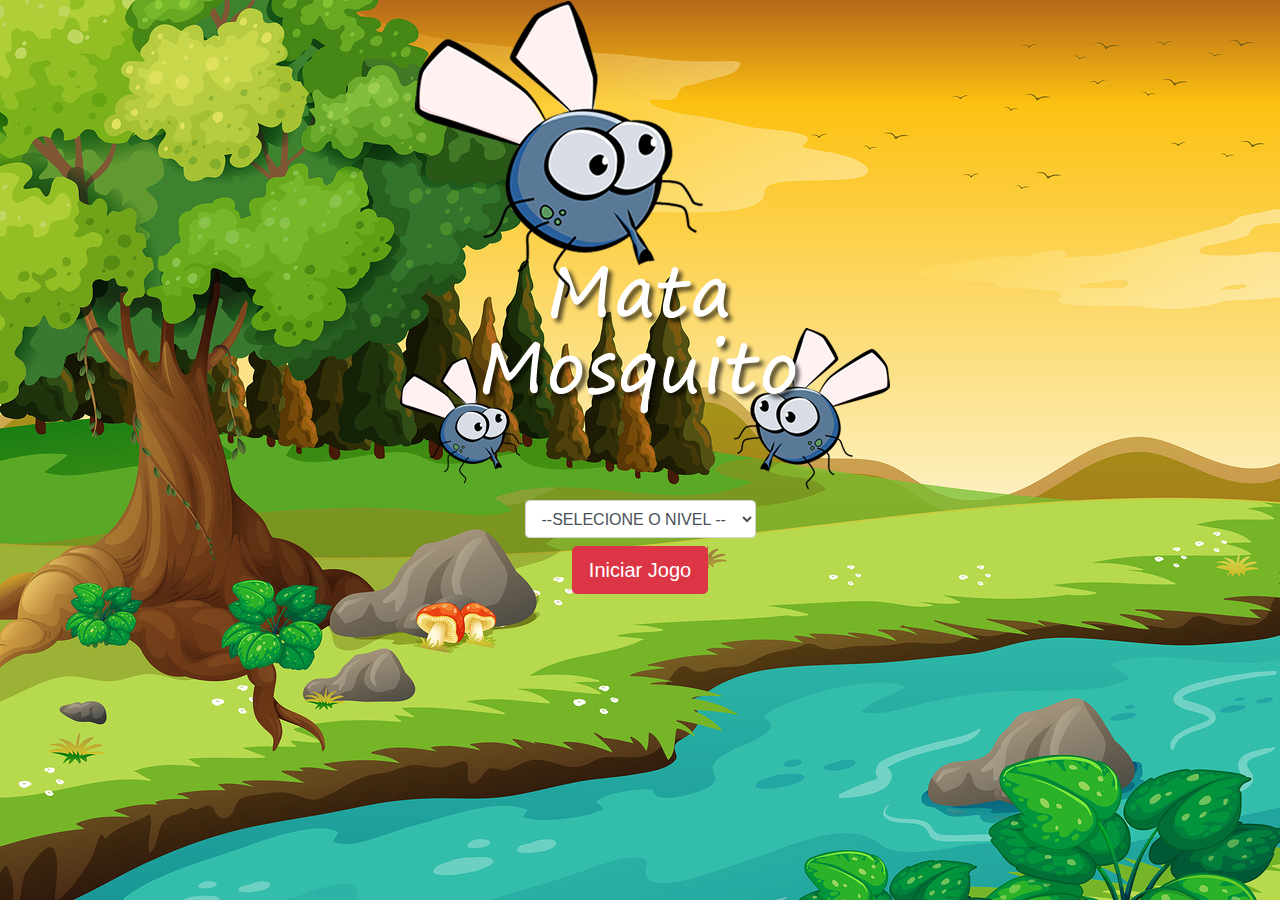
<file: app2/index.html>
<!DOCTYPE html>
<html lang="en">
<head>
    <meta charset="UTF-8">
    <meta http-equiv="X-UA-Compatible" content="IE=edge">
    <meta name="viewport" content="width=device-width, initial-scale=1.0">
    <title>Mata Mosquito</title>

    <script src="jogo.js"></script>
    <link rel="stylesheet" href="https://maxcdn.bootstrapcdn.com/bootstrap/4.0.0/css/bootstrap.min.css" integrity="sha384-Gn5384xqQ1aoWXA+058RXPxPg6fy4IWvTNh0E263XmFcJlSAwiGgFAW/dAiS6JXm" crossorigin="anonymous">
    <link rel="stylesheet" href="style.css">
    <script>
        function iniciarJogo(){
            var nivel = document.getElementById("nivel").value
            if (nivel === '') {
                alert("Selecione um nível para iniciar o jogo")
                return false
            }

            window.location.href = "app.html?" + nivel
        }
    </script>
</head>

<body >
    <div class="container">
        <div class="row">
            <div class="col">
                <div class="d-flex justify-content-center">
                    <img src="images/game.png" alt="" srcset="">
                </div>
            </div>
        </div>
        
        <div class="row">
            <div class="col">
                <div class="d-flex justify-content-center">
                    <div class="mb-2">
                        <select name="" class="form-control" id="nivel">
                            <option value="">--SELECIONE O NIVEL -- </option>
                            <option value="facil">FACIL</option>
                            <option value="normal">MÉDIO</option>
                            <option value="dificil">DIFICIL</option>
                        </select>
                    </div>
                    
                </div>
            </div>
        </div>

        <div class="row">
            <div class="col">
                <div class="d-flex justify-content-center">
                    <button type="button" class="btn btn-danger btn-lg" onclick="iniciarJogo()">Iniciar Jogo</button>
                </div>
            </div>
        </div>
    </div>    
</body>
</html>
</file>
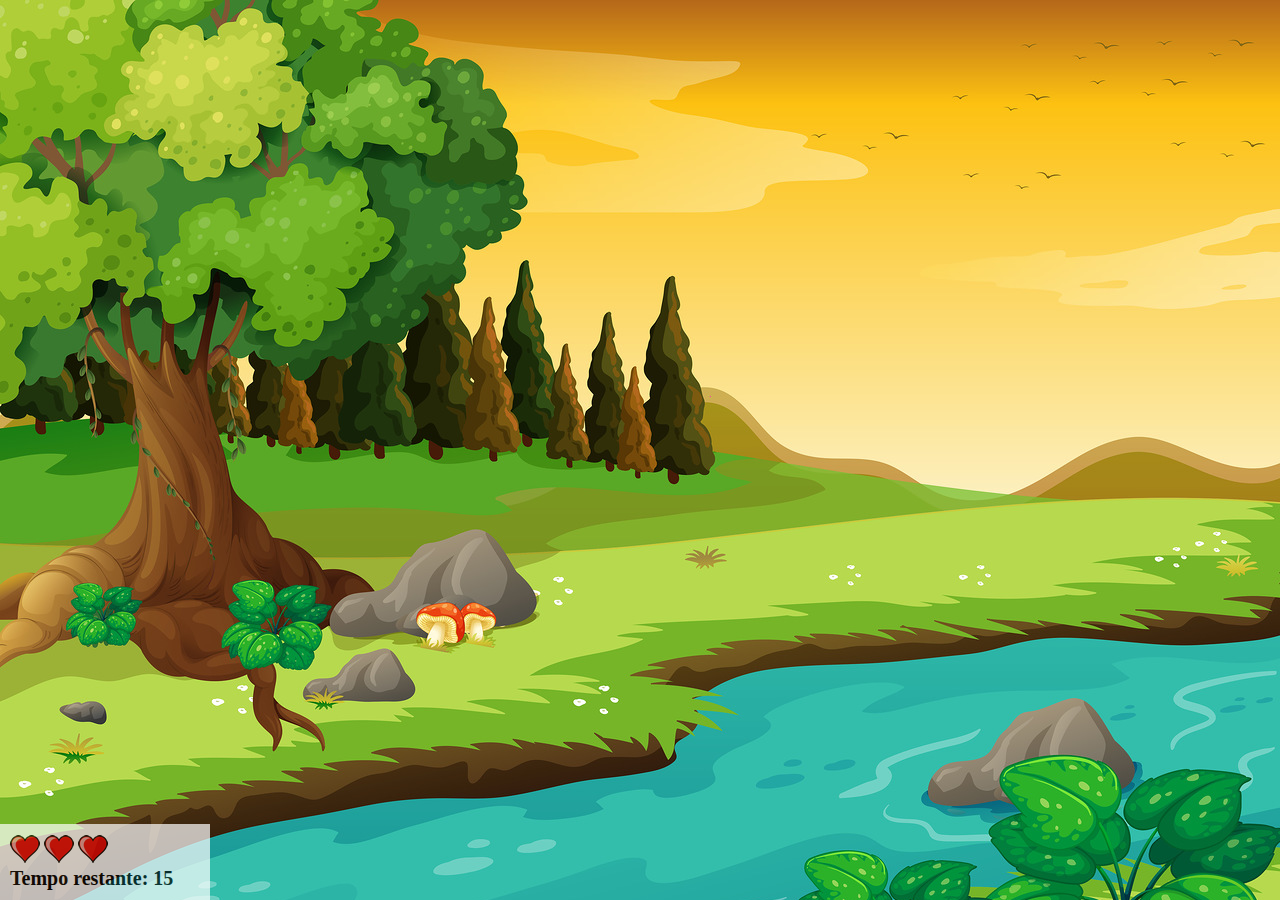
<file: app2/app.html>
<!DOCTYPE html>
<html lang="en">
<head>
    <meta charset="UTF-8">
    <meta http-equiv="X-UA-Compatible" content="IE=edge">
    <meta name="viewport" content="width=device-width, initial-scale=1.0">
    <title>JOGO | Mata Mosquito</title>
    <script src="jogo.js"></script>
    <link rel="stylesheet" href="style.css">
</head>

<body onresize="ajustaTamanhoPalcoJogo()">
    <div class="painel">
        <div class="vida">
            <img id="v1" src="images/coracao_cheio.png" alt="" srcset="">
            <img id="v2" src="images/coracao_cheio.png" alt="" srcset="">
            <img id="v3" src="images/coracao_cheio.png" alt="" srcset="">
        </div>
        
        <div class="cronometro">
            Tempo restante: <span id="cronometro"></span>
        </div>
    </div>
    <script>
        document.getElementById('cronometro').innerHTML = tempo

        var criaMosquito = setInterval(() => {
            posicaoRandomica()
        }, criaMosquitoTempo);
    </script>
</body>
</html>
</file>
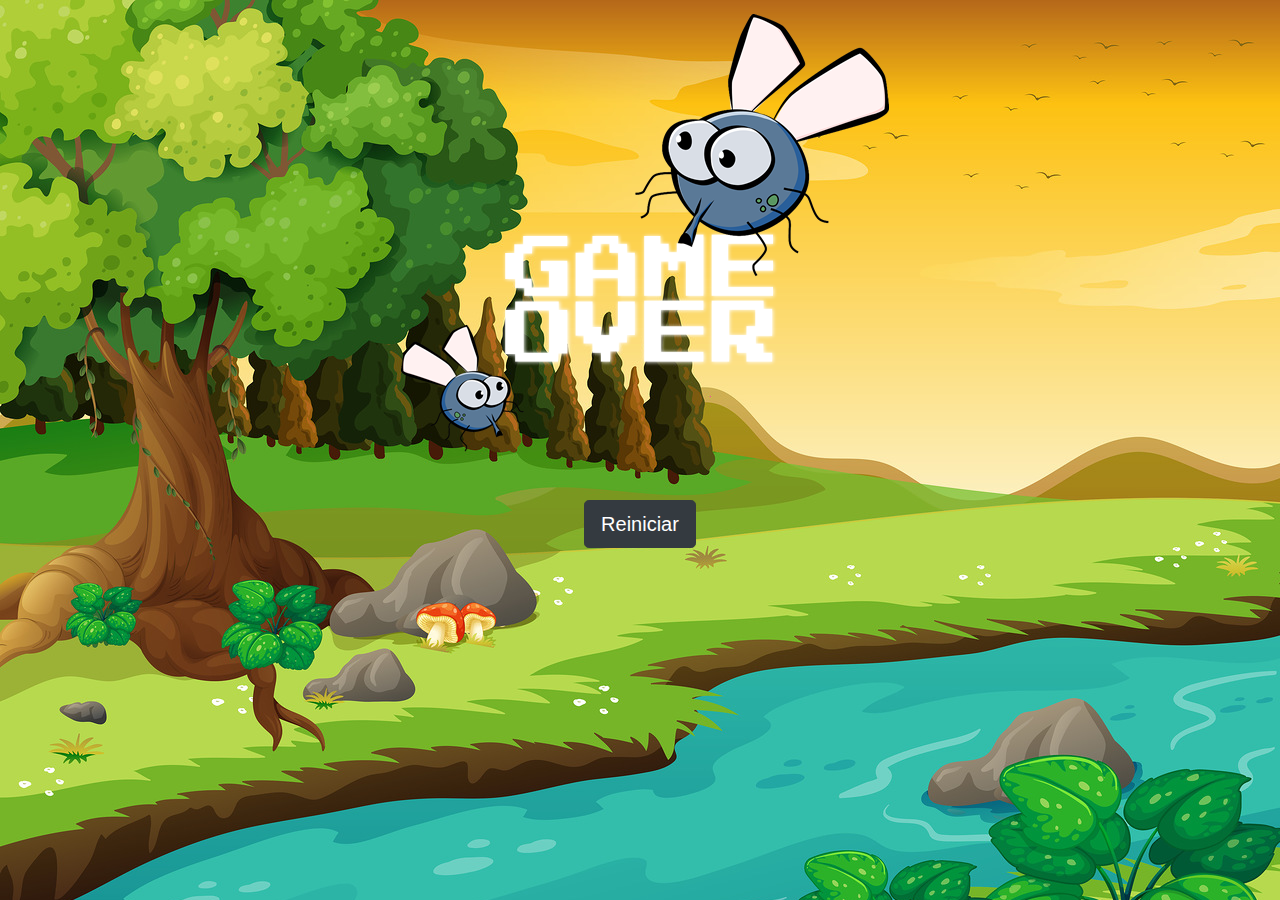
<file: app2/fim_de_jogo.html>
<!DOCTYPE html>
<html lang="en">
<head>
    <meta charset="UTF-8">
    <meta http-equiv="X-UA-Compatible" content="IE=edge">
    <meta name="viewport" content="width=device-width, initial-scale=1.0">
    <title>FIM DE JOGO | Mata Mosquito</title>

    <script src="jogo.js"></script>
    <link rel="stylesheet" href="https://maxcdn.bootstrapcdn.com/bootstrap/4.0.0/css/bootstrap.min.css" integrity="sha384-Gn5384xqQ1aoWXA+058RXPxPg6fy4IWvTNh0E263XmFcJlSAwiGgFAW/dAiS6JXm" crossorigin="anonymous">
    <link rel="stylesheet" href="style.css">

</head>

<body >
    <div class="container">
        <div class="row">
            <div class="col">
                <div class="d-flex justify-content-center">
                    <img src="images/game_over.png" alt="" srcset="">
                </div>
            </div>
        </div>
        <div class="row">
            <div class="col">
                <div class="d-flex justify-content-center">
                    <button type="button" class="btn btn-dark btn-lg" onclick="window.location.href = 'index.html'">Reiniciar</button>
                </div>
            </div>
        </div>
    </div>    
</body>
</html>
</file>
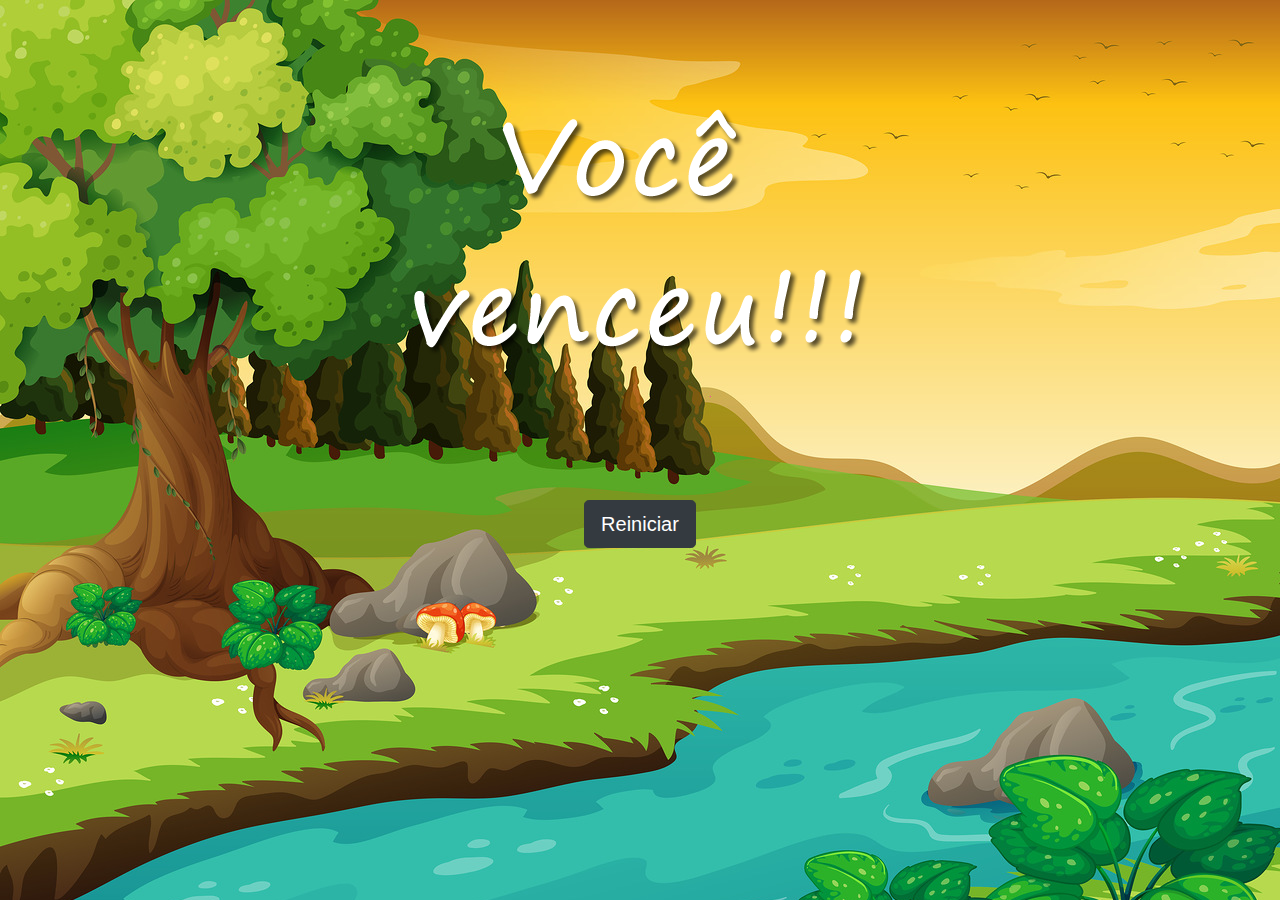
<file: app2/vitoria.html>
<!DOCTYPE html>
<html lang="en">
<head>
    <meta charset="UTF-8">
    <meta http-equiv="X-UA-Compatible" content="IE=edge">
    <meta name="viewport" content="width=device-width, initial-scale=1.0">
    <title>FIM DE JOGO | Mata Mosquito</title>

    <script src="jogo.js"></script>
    <link rel="stylesheet" href="https://maxcdn.bootstrapcdn.com/bootstrap/4.0.0/css/bootstrap.min.css" integrity="sha384-Gn5384xqQ1aoWXA+058RXPxPg6fy4IWvTNh0E263XmFcJlSAwiGgFAW/dAiS6JXm" crossorigin="anonymous">
    <link rel="stylesheet" href="style.css">

</head>

<body >
    <div class="container">
        <div class="row">
            <div class="col">
                <div class="d-flex justify-content-center">
                    <img src="images/vitoria.png" alt="" srcset="">
                </div>
            </div>
        </div>
        <div class="row">
            <div class="col">
                <div class="d-flex justify-content-center">
                    <button type="button" class="btn btn-dark btn-lg" onclick="window.location.href = 'index.html'">Reiniciar</button>
                </div>
            </div>
        </div>
    </div>    
</body>
</html>
</file>
<file: app2/style.css>
html {
    cursor: url('images/mata_mosca.png') 30 30, auto;
}

body{
    background-image: url('images/bg.jpg');
    background-repeat: no-repeat;
    background-size: 100%;

}
.mosquito1{
    width: 50px;
    height: 50px;
}

.mosquito2{
    width: 70px;
    height: 70px;
}

.mosquito3{
    width: 90px;
    height: 90px;
}

.ladoA{
    transform: scaleX(1);
}

.ladoB{
    transform: scaleX(-1);
}

.painel{
    position: absolute;
    width: 190px;
    padding: 10px;
    left: 0px;
    bottom: 0px;
    border-top: solid 1px #fff;
    background-color: #fff;
    opacity: 0.7
}

.vida{
    float: left;
}

.cronometro{
    float: left;
    font-size: 20px;
    font-weight: bold;
}
</file>
